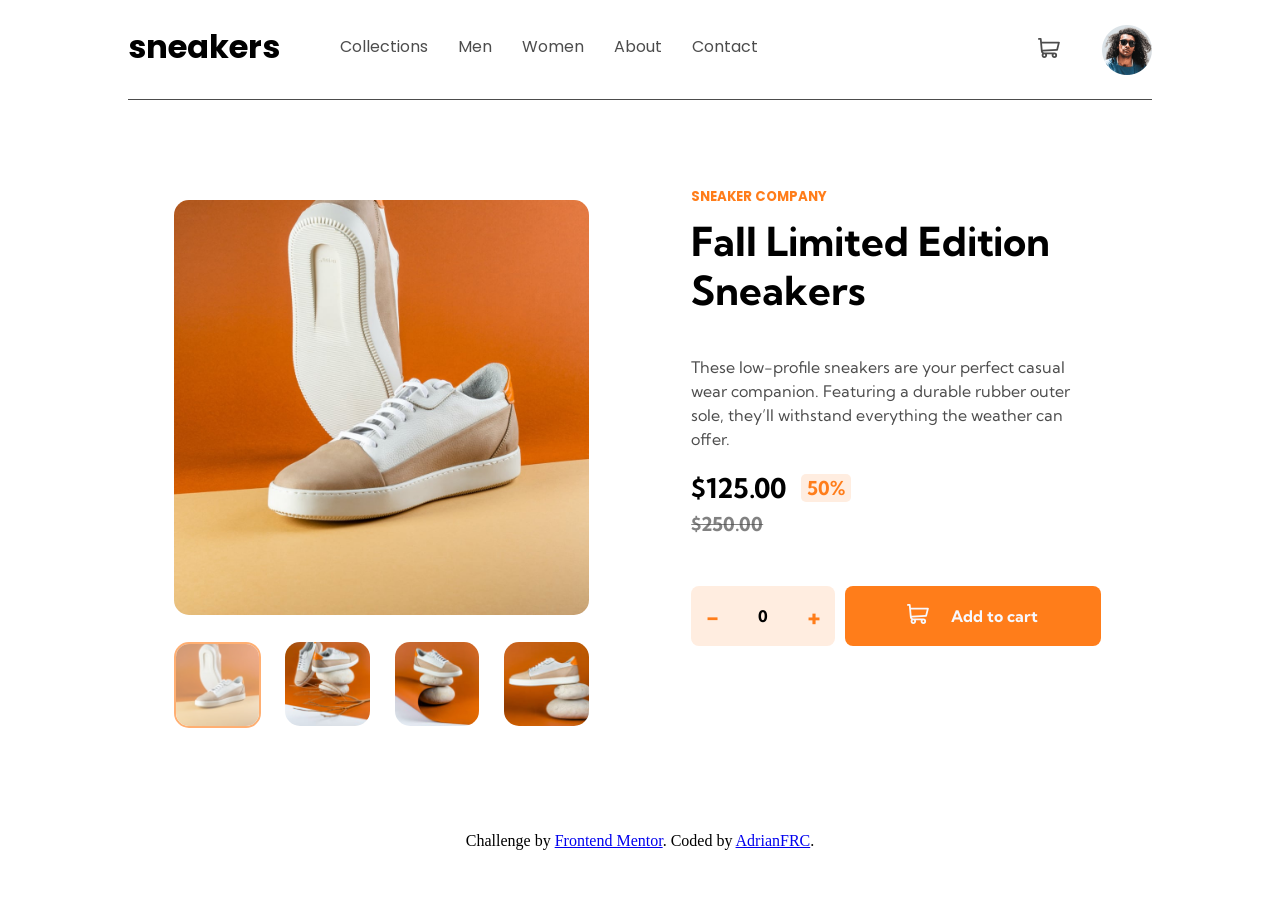
<file: index.html>
<!DOCTYPE html>
<html lang="en">
  <head>
    <meta charset="UTF-8" />
    <meta name="viewport" content="width=device-width, initial-scale=1.0" />
    <link rel="stylesheet" href="style.css" />
    <link
      rel="icon"
      type="image/png"
      sizes="32x32"
      href="./images/favicon-32x32.png"
    />
    <link rel="preconnect" href="https://fonts.googleapis.com" />
    <link rel="preconnect" href="https://fonts.gstatic.com" crossorigin />
    <link
      href="https://fonts.googleapis.com/css2?family=Kumbh+Sans:wght@400;700&family=Poppins:wght@400;700&display=swap"
      rel="stylesheet"
    />

    <title>Frontend Mentor | E-commerce product page</title>
  </head>
  <body>
    <header class="header">
      <div class="menu">
        <svg width="16" height="15" xmlns="http://www.w3.org/2000/svg" onclick="openNav()">
          <path d="M16 12v3H0v-3h16Zm0-6v3H0V6h16Zm0-6v3H0V0h16Z" />
        </svg>
      </div>
      <div class="header-text">
        <h1>Sneakers</h1>
        <a href="" class="header-links">Collections</a>
        <a href="" class="header-links">Men</a>
        <a href="" class="header-links">Women</a>
        <a href="" class="header-links">About</a>
        <a href="" class="header-links">Contact</a>
      </div>
      <div class="header-cart-profile">
        <div class="header-items"></div>
        <svg
          class="header-cart-icon"
          width="24"
          height="24"
          xmlns="http://www.w3.org/2000/svg"
          onclick="showCart()"
        >
          <path
            d="M20.925 3.641H3.863L3.61.816A.896.896 0 0 0 2.717 0H.897a.896.896 0 1 0 0 1.792h1l1.031 11.483c.073.828.52 1.726 1.291 2.336C2.83 17.385 4.099 20 6.359 20c1.875 0 3.197-1.87 2.554-3.642h4.905c-.642 1.77.677 3.642 2.555 3.642a2.72 2.72 0 0 0 2.717-2.717 2.72 2.72 0 0 0-2.717-2.717H6.365c-.681 0-1.274-.41-1.53-1.009l14.321-.842a.896.896 0 0 0 .817-.677l1.821-7.283a.897.897 0 0 0-.87-1.114ZM6.358 18.208a.926.926 0 0 1 0-1.85.926.926 0 0 1 0 1.85Zm10.015 0a.926.926 0 0 1 0-1.85.926.926 0 0 1 0 1.85Zm2.021-7.243-13.8.81-.57-6.341h15.753l-1.383 5.53Z"
          />
        </svg>
        <img
          src="images/image-avatar.png"
          alt=""
          class="header-profile-picture"
          width="50"
          height="50"
        />
      </div>
    </header>
    <main>
      <div class="modalnav">
      <div class="hidden" id="sidenavBackground"></div>
      <div id="mySidenav" class="sidenav">
        <a href="javascript:void(0)" class="closebtn" onclick="closeNav()">&times;</a>
        <a href="" class="nav-links">Collections</a>
        <a href="" class="nav-links">Men</a>
        <a href="" class="nav-links">Women</a>
        <a href="" class="nav-links">About</a>
        <a href="" class="nav-links">Contact</a>
      </div>
    </div>
      <div class="container">
        <div class="container-slides">
          <div class="slides">
            <img
              class="slides-image"
              src="images/image-product-1.jpg"
              style="width: 100%"
              onclick="openModal()"
            />
          </div>

          <div class="slides">
            <img
              class="slides-image"
              src="images/image-product-2.jpg"
              style="width: 100%"
              onclick="openModal()"
            />
          </div>

          <div class="slides">
            <img
              class="slides-image"
              src="images/image-product-3.jpg"
              style="width: 100%"
              onclick="openModal()"
            />
          </div>

          <div class="slides">
            <img
              class="slides-image"
              src="images/image-product-4.jpg"
              style="width: 100%"
              onclick="openModal()"
            />
          </div>

          <a class="prev-main" onclick="plusSlides(-1)">&#10094;</a>
          <a class="next-main" onclick="plusSlides(1)">&#10095;</a>
          <div class="thumbnail-row">
            <div class="thumbnail">
              <img
                class="current-thumbnail cursor"
                src="images/image-product-1-thumbnail.jpg"
                onclick="currentSlide(1)"
                alt="image 1"
              />
            </div>
            <div class="thumbnail">
              <img
                class="current-thumbnail cursor"
                src="images/image-product-2-thumbnail.jpg"
                onclick="currentSlide(2)"
                alt="image 2"
              />
            </div>
            <div class="thumbnail">
              <img
                class="current-thumbnail cursor"
                src="images/image-product-3-thumbnail.jpg"
                onclick="currentSlide(3)"
                alt="image 3"
              />
            </div>
            <div class="thumbnail">
              <img
                class="current-thumbnail cursor"
                src="images/image-product-4-thumbnail.jpg"
                onclick="currentSlide(4)"
                alt="image 4"
              />
            </div>
          </div>
        </div>
        <div class="container-text">
          <h5>Sneaker Company</h5>
          <h1>Fall Limited Edition Sneakers</h1>
          <p id="item-description">
            These low-profile sneakers are your perfect casual wear companion.
            Featuring a durable rubber outer sole, they’ll withstand everything
            the weather can offer.
          </p>
          <div class="container-price">
            <div class="price">
              <p id="item-price">$125.00</p>
              <p id="discount">50%</p>
            </div>
            <div>
              <p id="item-full-price">$250.00</p>
            </div>
          </div>
          <form class="container-items">
            <div class="container-quantity">
              <input type="button" value="-" class="minus" onclick="minusQuantity()"/>
              <input type="text" value="0" class="quantity" />
              <input type="button" value="+" class="plus" onclick="plusQuantity()"/>
            </div>
            <div class="container-add">
              <button class="add-item" type="button" onclick="addToCart()">
                <svg
                  class="add-item-icon"
                  width="24"
                  height="24"
                  xmlns="http://www.w3.org/2000/svg"
                >
                  <path
                    d="M20.925 3.641H3.863L3.61.816A.896.896 0 0 0 2.717 0H.897a.896.896 0 1 0 0 1.792h1l1.031 11.483c.073.828.52 1.726 1.291 2.336C2.83 17.385 4.099 20 6.359 20c1.875 0 3.197-1.87 2.554-3.642h4.905c-.642 1.77.677 3.642 2.555 3.642a2.72 2.72 0 0 0 2.717-2.717 2.72 2.72 0 0 0-2.717-2.717H6.365c-.681 0-1.274-.41-1.53-1.009l14.321-.842a.896.896 0 0 0 .817-.677l1.821-7.283a.897.897 0 0 0-.87-1.114ZM6.358 18.208a.926.926 0 0 1 0-1.85.926.926 0 0 1 0 1.85Zm10.015 0a.926.926 0 0 1 0-1.85.926.926 0 0 1 0 1.85Zm2.021-7.243-13.8.81-.57-6.341h15.753l-1.383 5.53Z"
                  />
                </svg>
                <p>Add to cart</p>
              </button>
            </div>
          </form>
        </div>
      </div>
      <div class="lightbox">
        <div id="myModal" class="modal">
          <div class="modal-content">
            <span class="close cursor" onclick="closeModal()">&times;</span>
            <div class="mySlides">
              <img src="images/image-product-1.jpg" style="width: 100%" />
            </div>

            <div class="mySlides">
              <img src="images/image-product-2.jpg" style="width: 100%" />
            </div>

            <div class="mySlides">
              <img src="images/image-product-3.jpg" style="width: 100%" />
            </div>

            <div class="mySlides">
              <img src="images/image-product-4.jpg" style="width: 100%" />
            </div>

            <a class="prev" onclick="plusSlidesLightBox(-1)">&#10094;</a>
            <a class="next" onclick="plusSlidesLightBox(1)">&#10095;</a>

            <div class="column">
              <img
                class="demo cursor"
                src="images/image-product-1-thumbnail.jpg"
                onclick="currentSlideLightBox(1)"
                alt="IMG1"
              />
            </div>

            <div class="column">
              <img
                class="demo cursor"
                src="images/image-product-2-thumbnail.jpg"
                onclick="currentSlideLightBox(2)"
                alt="IMG2"
              />
            </div>

            <div class="column">
              <img
                class="demo cursor"
                src="images/image-product-3-thumbnail.jpg"
                onclick="currentSlideLightBox(3)"
                alt="IMG3"
              />
            </div>

            <div class="column">
              <img
                class="demo cursor"
                src="images/image-product-4-thumbnail.jpg"
                onclick="currentSlideLightBox(4)"
                alt="IMG4"
              />
            </div>
          </div>
        </div>
      </div>
      <div class="cart hidden" id="cart">
        <div class="cart-header">
          <p>Cart</p>
        </div>
        <div class="cart-content">
          <div class="cart-empty">
            <p>Your cart is empty.</p>
          </div>
          <div class="cart-item hidden">
            <img
              src="images/image-product-1-thumbnail.jpg"
              alt="pair of shoes"
            />
            <div class="cart-text">
              <p class="cart-desciption">Fall Limited Edition Sneakers</p>
              <div class="cart-price">
                <p class="price-quantity"></p>
                <p class="total">$375.00</p>
              </div>
            </div>
            <div id="delete-items">
            <img src="images/icon-delete.svg">
          </div>
          </div>
          <button class="checkout hidden">Checkout</button>
        </div>
      </div>
    </main>
    <div class="attribution">
      Challenge by
      <a href="https://www.frontendmentor.io?ref=challenge" target="_blank"
        >Frontend Mentor</a
      >. Coded by <a href="#">AdrianFRC</a>.
    </div>
  </body>
  <script type="text/javascript" src="app.js"></script>
</html>
</file>
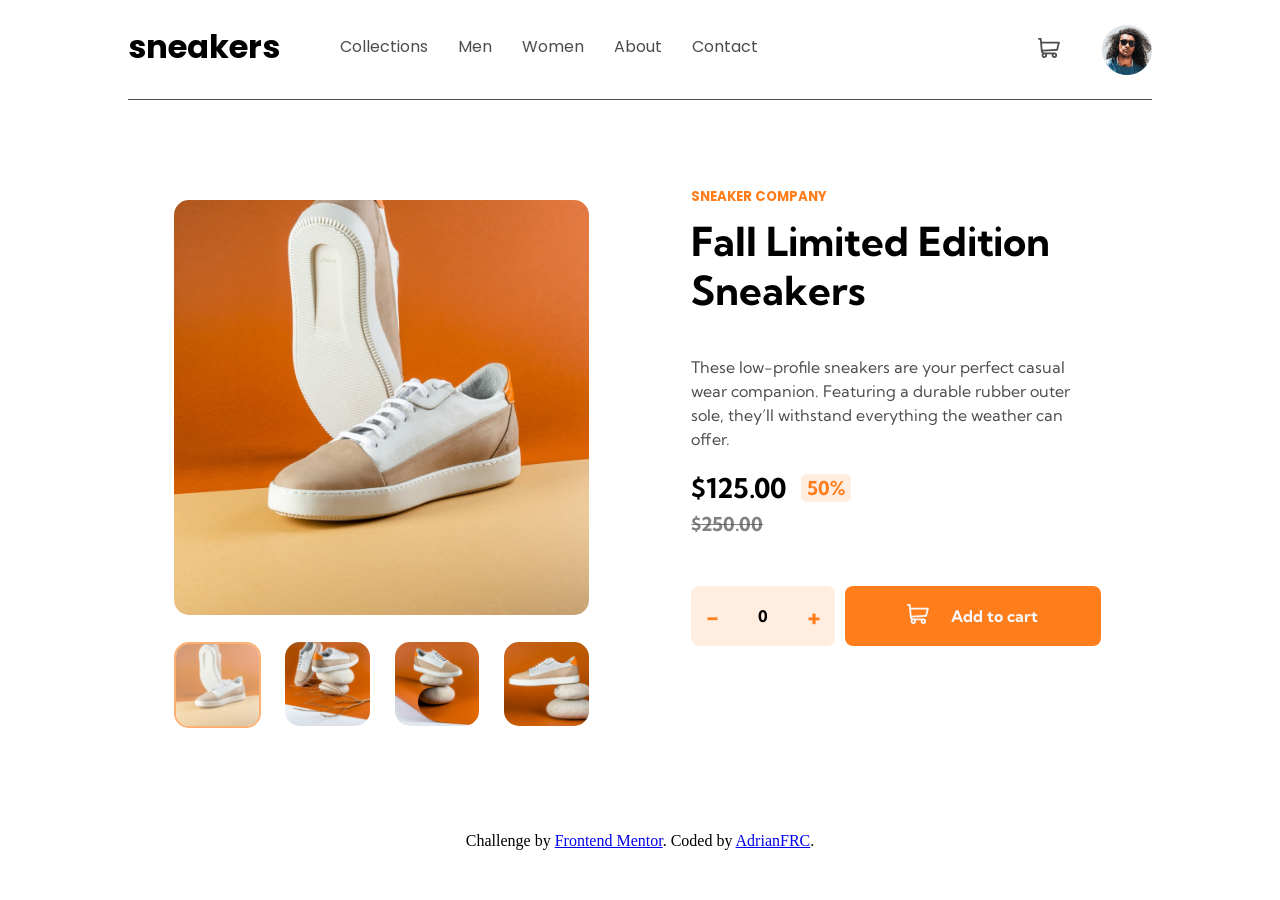
<file: ecommerce-product-page-main/index.html>
<!DOCTYPE html>
<html lang="en">
  <head>
    <meta charset="UTF-8" />
    <meta name="viewport" content="width=device-width, initial-scale=1.0" />
    <!-- displays site properly based on user's device -->
    <link rel="stylesheet" href="style.css" />
    <link
      rel="icon"
      type="image/png"
      sizes="32x32"
      href="./images/favicon-32x32.png"
    />
    <link rel="preconnect" href="https://fonts.googleapis.com" />
    <link rel="preconnect" href="https://fonts.gstatic.com" crossorigin />
    <link
      href="https://fonts.googleapis.com/css2?family=Kumbh+Sans:wght@400;700&family=Poppins:wght@400;700&display=swap"
      rel="stylesheet"
    />

    <title>Frontend Mentor | E-commerce product page</title>
  </head>
  <body>
    <header class="header">
      <div class="menu">
        <svg width="16" height="15" xmlns="http://www.w3.org/2000/svg" onclick="openNav()">
          <path d="M16 12v3H0v-3h16Zm0-6v3H0V6h16Zm0-6v3H0V0h16Z" />
        </svg>
      </div>
      <div class="header-text">
        <h1>Sneakers</h1>
        <a href="" class="header-links">Collections</a>
        <a href="" class="header-links">Men</a>
        <a href="" class="header-links">Women</a>
        <a href="" class="header-links">About</a>
        <a href="" class="header-links">Contact</a>
      </div>
      <div class="header-cart-profile">
        <div class="header-items"></div>
        <svg
          class="header-cart-icon"
          width="24"
          height="24"
          xmlns="http://www.w3.org/2000/svg"
          onclick="showCart()"
        >
          <path
            d="M20.925 3.641H3.863L3.61.816A.896.896 0 0 0 2.717 0H.897a.896.896 0 1 0 0 1.792h1l1.031 11.483c.073.828.52 1.726 1.291 2.336C2.83 17.385 4.099 20 6.359 20c1.875 0 3.197-1.87 2.554-3.642h4.905c-.642 1.77.677 3.642 2.555 3.642a2.72 2.72 0 0 0 2.717-2.717 2.72 2.72 0 0 0-2.717-2.717H6.365c-.681 0-1.274-.41-1.53-1.009l14.321-.842a.896.896 0 0 0 .817-.677l1.821-7.283a.897.897 0 0 0-.87-1.114ZM6.358 18.208a.926.926 0 0 1 0-1.85.926.926 0 0 1 0 1.85Zm10.015 0a.926.926 0 0 1 0-1.85.926.926 0 0 1 0 1.85Zm2.021-7.243-13.8.81-.57-6.341h15.753l-1.383 5.53Z"
          />
        </svg>
        <img
          src="images/image-avatar.png"
          alt=""
          class="header-profile-picture"
          width="50"
          height="50"
        />
      </div>
    </header>
    <main>
      <div class="modalnav">
      <div class="hidden" id="sidenavBackground"></div>
      <div id="mySidenav" class="sidenav">
        <a href="javascript:void(0)" class="closebtn" onclick="closeNav()">&times;</a>
        <a href="" class="nav-links">Collections</a>
        <a href="" class="nav-links">Men</a>
        <a href="" class="nav-links">Women</a>
        <a href="" class="nav-links">About</a>
        <a href="" class="nav-links">Contact</a>
      </div>
    </div>
      <div class="container">
        <div class="container-slides">
          <div class="slides">
            <img
              class="slides-image"
              src="images/image-product-1.jpg"
              style="width: 100%"
              onclick="openModal()"
            />
          </div>

          <div class="slides">
            <img
              class="slides-image"
              src="images/image-product-2.jpg"
              style="width: 100%"
              onclick="openModal()"
            />
          </div>

          <div class="slides">
            <img
              class="slides-image"
              src="images/image-product-3.jpg"
              style="width: 100%"
              onclick="openModal()"
            />
          </div>

          <div class="slides">
            <img
              class="slides-image"
              src="images/image-product-4.jpg"
              style="width: 100%"
              onclick="openModal()"
            />
          </div>

          <a class="prev-main" onclick="plusSlides(-1)">&#10094;</a>
          <a class="next-main" onclick="plusSlides(1)">&#10095;</a>

          <!-- Thumbnail images -->
          <div class="thumbnail-row">
            <div class="thumbnail">
              <img
                class="current-thumbnail cursor"
                src="images/image-product-1-thumbnail.jpg"
                onclick="currentSlide(1)"
                alt="image 1"
              />
            </div>
            <div class="thumbnail">
              <img
                class="current-thumbnail cursor"
                src="images/image-product-2-thumbnail.jpg"
                onclick="currentSlide(2)"
                alt="image 2"
              />
            </div>
            <div class="thumbnail">
              <img
                class="current-thumbnail cursor"
                src="images/image-product-3-thumbnail.jpg"
                onclick="currentSlide(3)"
                alt="image 3"
              />
            </div>
            <div class="thumbnail">
              <img
                class="current-thumbnail cursor"
                src="images/image-product-4-thumbnail.jpg"
                onclick="currentSlide(4)"
                alt="image 4"
              />
            </div>
          </div>
        </div>
        <div class="container-text">
          <h5>Sneaker Company</h5>
          <h1>Fall Limited Edition Sneakers</h1>
          <p id="item-description">
            These low-profile sneakers are your perfect casual wear companion.
            Featuring a durable rubber outer sole, they’ll withstand everything
            the weather can offer.
          </p>
          <div class="container-price">
            <div class="price">
              <p id="item-price">$125.00</p>
              <p id="discount">50%</p>
            </div>
            <div>
              <p id="item-full-price">$250.00</p>
            </div>
          </div>
          <form class="container-items">
            <div class="container-quantity">
              <input type="button" value="-" class="minus" />
              <input type="text" value="0" class="quantity" />
              <input type="button" value="+" class="plus" />
            </div>
            <div class="container-add">
              <button class="add-item" type="button" onclick="addToCart()">
                <svg
                  class="add-item-icon"
                  width="24"
                  height="24"
                  xmlns="http://www.w3.org/2000/svg"
                >
                  <path
                    d="M20.925 3.641H3.863L3.61.816A.896.896 0 0 0 2.717 0H.897a.896.896 0 1 0 0 1.792h1l1.031 11.483c.073.828.52 1.726 1.291 2.336C2.83 17.385 4.099 20 6.359 20c1.875 0 3.197-1.87 2.554-3.642h4.905c-.642 1.77.677 3.642 2.555 3.642a2.72 2.72 0 0 0 2.717-2.717 2.72 2.72 0 0 0-2.717-2.717H6.365c-.681 0-1.274-.41-1.53-1.009l14.321-.842a.896.896 0 0 0 .817-.677l1.821-7.283a.897.897 0 0 0-.87-1.114ZM6.358 18.208a.926.926 0 0 1 0-1.85.926.926 0 0 1 0 1.85Zm10.015 0a.926.926 0 0 1 0-1.85.926.926 0 0 1 0 1.85Zm2.021-7.243-13.8.81-.57-6.341h15.753l-1.383 5.53Z"
                  />
                </svg>
                <p>Add to cart</p>
              </button>
            </div>
          </form>
        </div>
      </div>
      <div class="lightbox">
        <div id="myModal" class="modal">
          <div class="modal-content">
            <span class="close cursor" onclick="closeModal()">&times;</span>
            <div class="mySlides">
              <img src="images/image-product-1.jpg" style="width: 100%" />
            </div>

            <div class="mySlides">
              <img src="images/image-product-2.jpg" style="width: 100%" />
            </div>

            <div class="mySlides">
              <img src="images/image-product-3.jpg" style="width: 100%" />
            </div>

            <div class="mySlides">
              <img src="images/image-product-4.jpg" style="width: 100%" />
            </div>

            <!-- Next/previous controls -->
            <a class="prev" onclick="plusSlidesLightBox(-1)">&#10094;</a>
            <a class="next" onclick="plusSlidesLightBox(1)">&#10095;</a>

            <!-- Thumbnail image controls -->
            <div class="column">
              <img
                class="demo cursor"
                src="images/image-product-1-thumbnail.jpg"
                onclick="currentSlideLightBox(1)"
                alt="IMG1"
              />
            </div>

            <div class="column">
              <img
                class="demo cursor"
                src="images/image-product-2-thumbnail.jpg"
                onclick="currentSlideLightBox(2)"
                alt="IMG2"
              />
            </div>

            <div class="column">
              <img
                class="demo cursor"
                src="images/image-product-3-thumbnail.jpg"
                onclick="currentSlideLightBox(3)"
                alt="IMG3"
              />
            </div>

            <div class="column">
              <img
                class="demo cursor"
                src="images/image-product-4-thumbnail.jpg"
                onclick="currentSlideLightBox(4)"
                alt="IMG4"
              />
            </div>
          </div>
        </div>
      </div>
      <div class="cart hidden" id="cart">
        <div class="cart-header">
          <p>Cart</p>
        </div>
        <div class="cart-content">
          <div class="cart-empty">
            <p>Your cart is empty.</p>
          </div>
          <div class="cart-item hidden">
            <img
              src="images/image-product-1-thumbnail.jpg"
              alt="pair of shoes"
            />
            <div class="cart-text">
              <p class="cart-desciption">Fall Limited Edition Sneakers</p>
              <div class="cart-price">
                <p class="price-quantity"></p>
                <p class="total">$375.00</p>
              </div>
            </div>
            <svg
              width="20"
              height="20"
              xmlns="http://www.w3.org/2000/svg"
              xmlns:xlink="http://www.w3.org/1999/xlink"
            >
              <defs>
                <path
                  d="M0 2.625V1.75C0 1.334.334 1 .75 1h3.5l.294-.584A.741.741 0 0 1 5.213 0h3.571a.75.75 0 0 1 .672.416L9.75 1h3.5c.416 0 .75.334.75.75v.875a.376.376 0 0 1-.375.375H.375A.376.376 0 0 1 0 2.625Zm13 1.75V14.5a1.5 1.5 0 0 1-1.5 1.5h-9A1.5 1.5 0 0 1 1 14.5V4.375C1 4.169 1.169 4 1.375 4h11.25c.206 0 .375.169.375.375ZM4.5 6.5c0-.275-.225-.5-.5-.5s-.5.225-.5.5v7c0 .275.225.5.5.5s.5-.225.5-.5v-7Zm3 0c0-.275-.225-.5-.5-.5s-.5.225-.5.5v7c0 .275.225.5.5.5s.5-.225.5-.5v-7Zm3 0c0-.275-.225-.5-.5-.5s-.5.225-.5.5v7c0 .275.225.5.5.5s.5-.225.5-.5v-7Z"
                  id="delete-items"
                />
              </defs>
              <use xlink:href="#delete-items" />
            </svg>
          </div>
          <button class="checkout hidden">Checkout</button>
        </div>
      </div>
    </main>
    <div class="attribution">
      Challenge by
      <a href="https://www.frontendmentor.io?ref=challenge" target="_blank"
        >Frontend Mentor</a
      >. Coded by <a href="#">AdrianFRC</a>.
    </div>
  </body>
  <script
    src="http://ajax.googleapis.com/ajax/libs/jquery/1.7.1/jquery.min.js"
    type="text/javascript"
  ></script>
  <script type="text/javascript" src="app.js"></script>
</html>
</file>
<file: style.css>
:root {
  --orange: hsl(26, 100%, 55%);
  --pale-orange: hsl(25, 100%, 94%);
  --Verydarkblue: hsl(220, 13%, 13%);
  --Darkgrayishblue: hsl(219, 9%, 45%);
  --Grayishblue: hsl(220, 14%, 75%);
  --Lightgrayishblue: hsl(223, 64%, 98%);
  --White: hsl(0, 0%, 100%);
  --Black: hsla(0, 0%, 0%, 0.7);
  --hover-black: hsl(0, 0%, 0%);
  --poppins: "Poppins", sans-serif;
  --kumbh: "Kumbh Sans", sans-serif;
}

html {
  box-sizing: border-box;
  font-size: 16px;
}

*,
*:before,
*:after {
  box-sizing: inherit;
}

body,
h1,
h2,
h3,
h4,
h5,
h6,
p,
ol,
ul {
  margin: 0;
  padding: 0;
  font-weight: normal;
}

ol,
ul {
  list-style: none;
}

img {
  max-width: 100%;
}

.header {
  display: flex;
  justify-content: space-between;
  align-items: center;
  width: 80%;
  height: 100px;
  border-bottom: 1px solid var(--Black);
  background-clip: padding-box;
  margin-inline: auto;
}
.header-text {
  display: flex;
  gap: 30px;
  font-family: var(--poppins);
  line-height: 1rem;
}
.header-text h1 {
  margin-inline-end: 30px;
  font-weight: 700;
  text-transform: lowercase;
  text-align: center;
  padding-bottom: 6px;
}

.header-links {
  text-decoration: none;
  color: var(--Black);
}

.header-links:hover {
  color: var(--hover-black);
  text-decoration: underline;
  text-decoration-color: var(--orange);
  text-decoration-thickness: 4px;
  text-underline-offset: 44px;
}

.header-cart-profile {
  display: flex;
  align-items: center;
  gap: 40px;
  position: relative;
}

.header-items {
  position: absolute;
  background-color: var(--orange);
  color: var(--Lightgrayishblue);
  font-family: var(--kumbh);
  font-weight: 700;
  font-size: 0.8rem;
  width: 20px;
  border-radius: 10px;
  text-align: center;
  top: 8px;
  right: 80px;
}

.header-cart-icon {
  fill: var(--Black);
}

.header-cart-icon:hover {
  fill: var(--hover-black);
  cursor: pointer;
}

.header-profile-picture:hover {
  border: 2px solid var(--orange);
  border-radius: 30px;
  cursor: pointer;
}

.sidenav {
  display: none;
}

.container {
  display: flex;
  justify-content: center;
  align-items: center;
  width: 80%;
  justify-content: center;
  align-items: center;
  margin-inline: auto;
}
.container-slides {
  position: relative;
}

.prev-main,
.next-main {
  display: none;
}

.slides {
  display: none;
  padding-top: 100px;
  padding-left: 10%;
}
.thumbnail-row {
  padding-left: 10%;
  display: flex;
  justify-content: space-between;
  padding-top: 5%;
  gap: 6%;
  max-width: 610px;
  min-width: 445px;
}

.thumbnail-row:after {
  content: "";
  display: table;
  clear: both;
  position: absolute;
}

.current-thumbnail {
  opacity: 1;
  border-radius: 15px;
  width: auto;
}

.current-thumbnail:hover {
  opacity: 0.6;
}

.active {
  border: 2px solid var(--orange);
}
.cursor {
  cursor: pointer;
}

.slides-image {
  border-radius: 15px;
  max-width: 550px;
}

.container-text {
  padding-left: 10%;
  padding-right: 5%;
  width: 55%;
}
.container-text h5 {
  font-family: var(--poppins);
  text-transform: uppercase;
  font-weight: 700;
  color: var(--orange);
  margin-bottom: 10px;
}

.container-text h1 {
  font-family: var(--kumbh);
  font-weight: 700;
  margin-bottom: 40px;
  font-size: 2.5rem;
}

#item-description {
  font-family: var(--kumbh);
  color: var(--Black);
  line-height: 1.5rem;
  margin-bottom: 20px;
}

.container-price {
  display: flex;
  flex-direction: column;
}
.price {
  display: flex;
}

#item-price {
  font-family: var(--kumbh);
  font-weight: 700;
  font-size: 1.7rem;
}
#discount {
  font-family: var(--kumbh);
  font-weight: 700;
  font-size: 1.2rem;
  padding-block: 2px;
  padding-inline: 6px;
  border-radius: 5px;
  color: var(--orange);
  background-color: var(--pale-orange);
  margin-inline-start: 15px;
  align-self: center;
}

#item-full-price {
  font-size: 1.2rem;
  font-family: var(--kumbh);
  font-weight: 700;
  color: var(--Black);
  margin-block-start: 7px;
  text-decoration: line-through;
  text-decoration-color: var(--Black);
  opacity: 0.7;
}

.attribution {
  text-align: center;
  margin-top: 100px;
}

.container-items {
  height: 60px;
  margin-top: 50px;
  display: flex;
  justify-content: space-between;
  gap: 10px;
}

.container-quantity {
  display: flex;
  border-radius: 8px;
  overflow: hidden;
}

.minus,
.plus,
.quantity {
  background-color: var(--pale-orange);
  color: var(--orange);
  border: none;
  width: 60px;
  height: 60px;
  padding: 0;
  text-align: center;
  font-size: 1.6rem;
  font-weight: 700;
  font-family: var(--kumbh);
}

.quantity {
  font-size: 1rem !important;
  color: var(--hover-black) !important;
}

.add-item {
  background-color: var(--orange);
  color: var(--Lightgrayishblue);
  border: none;
  border-radius: 8px;
  width: 20vw;
  height: 60px;
  font-size: 1rem;
  font-family: var(--kumbh);
  display: flex;
  justify-content: center;
  align-items: center;
  gap: 20px;
}

.add-item p {
  font-weight: 700;
}

.add-item:hover,
.minus:hover,
.plus:hover,
.checkout:hover {
  opacity: 60%;
  cursor: pointer;
}

.add-item-icon {
  fill: var(--Lightgrayishblue);
}

.cart {
  background-color: var(--White);
  height: 250px;
  width: 350px;
  position: absolute;
  top: 90px;
  right: 10%;
  box-shadow: 0 4px 8px 0 rgba(0, 0, 0, 0.2), 0 6px 20px 0 rgba(0, 0, 0, 0.19);
  border-radius: 4px;
}

.cart-header {
  border-bottom: 1px solid var(--Black);
  height: 60px;
  text-align: left;
  padding: 20px;
}
.cart-header p {
  font-family: var(--kumbh);
  font-weight: 700;
  font-size: 0.9rem;
}

.cart-price {
  display: flex;
  gap: 10px;
}

.total {
  font-weight: 900;
}

.cart-empty {
  position: absolute;
  left: 105px;
  font-family: var(--kumbh);
  color: var(--Black);
  font-weight: 700;
}

.cart-item {
  display: flex;
  justify-content: space-between;
}

.cart-text {
  display: flex;
  flex-direction: column;
  justify-content: space-around;
}

.cart-item img {
  height: 50px;
  width: auto;
  border-radius: 8px;
}

.cart-item p {
  font-family: var(--kumbh);
  font-size: 1rem;
}

.cart-content {
  height: 190px;
  padding-inline: 20px;
  display: flex;
  flex-direction: column;
  justify-content: space-evenly;
}

#delete-items{
  display: flex;
  align-items: center;
}

#delete-items img {
  height: 23px;
  width: 20px;
  border-radius: 0px;
}

#delete-items img:hover{
  cursor: pointer;
}

.checkout {
  border: none;
  width: 100%;
  height: 50px;
  border-radius: 8px;
  background-color: var(--orange);
  color: var(--Lightgrayishblue);
  font-size: 1rem;
  font-family: var(--kumbh);
  font-weight: 700;
}

.hidden {
  display: none;
}

/* Lightbox modal css */
.row > .column {
  padding: 0 8px;
}

.row:after {
  content: "";
  display: table;
  clear: both;
}

/* Create four equal columns that floats next to eachother */
.column {
  float: left;
  padding: 30px;
}

/* The Modal (background) */
.modal {
  display: none;
  position: fixed;
  z-index: 1;
  padding-top: 100px;
  left: 0;
  top: 0;
  width: 100%;
  height: 100%;
  overflow: auto;
  background-color: var(--Black);
}

/* Modal Content */
.modal-content {
  position: relative;
  margin: auto;
  padding: 0;
  width: 90%;
  max-width: 700px;
}

/* The Close Button */
.close {
  color: var(--Lightgrayishblue);
  position: absolute;
  top: -50px;
  right: 0px;
  font-size: 40px;
  font-weight: bold;
  transition: 0.3s ease;
}

.close:hover,
.close:focus {
  color: var(--orange);
  text-decoration: none;
  cursor: pointer;
}

/* Hide the slides by default */
.mySlides {
  display: none;
}

/* Next & previous buttons */
.prev,
.next,
.prev-main,
.next-main {
  cursor: pointer;
  position: absolute;
  top: 50%;
  right: 96%;
  width: 60px;
  padding: 16px;
  margin-top: -50px;
  color: var(--hover-black);
  background-color: var(--White);
  font-weight: bold;
  font-size: 20px;
  transition: 0.3s ease;
  border-radius: 50%;
  user-select: none;
  text-align: center;
  -webkit-user-select: none;
}

/* Position the "next button" to the right */
.next {
  right: -4%;
  border-radius: 50%;
}

/* On hover, add a black background color with a little bit see-through */
.prev:hover,
.next:hover,
.prev-main:hover,
.next-main:hover {
  color: var(--orange);
}

/* Caption text */
.caption-container {
  text-align: center;
  background-color: black;
  padding: 2px 16px;
  color: white;
}

.mySlides img {
  max-width: 700px;
  border-radius: 8px;
}

img.demo {
  opacity: 1;
  max-width: 115px;
  border-radius: 8px;
}

.active,
.demo:hover {
  opacity: 0.61;
}

img.hover-shadow {
  transition: 0.3s;
}

.hover-shadow:hover {
  box-shadow: 0 4px 8px 0 rgba(0, 0, 0, 0.2), 0 6px 20px 0 rgba(0, 0, 0, 0.19);
}

.menu {
  display: none;
}

/* Tablet responsive css */
@media screen and (max-width: 1000px) {
  .menu {
    display: block;
    fill: var(--Black);
  }
  .menu:hover {
    fill: var(--hover-black);
    cursor: pointer;
  }

  .header {
    justify-content: flex-start;
    gap: 20px;
    width: 90%;
    height: 70px;
  }
  .header h1 {
    margin: 0;
    font-size: 1.7rem;
  }
  .header-cart-profile {
    margin-left: auto;
    gap: 20px;
  }
  .header-cart-profile img {
    width: 30px;
    height: auto;
  }
  .header-links {
    display: none;
  }
  .container {
    flex-direction: column;
    width: 100%;
  }
  .container-text {
    padding: 0;
    width: 80%;
  }
  .thumbnail-row {
    display: none;
  }
  .slides {
    padding: 0;
    padding-bottom: 30px;
  }
  .slides-image {
    border-radius: 0;
    width: 100%;
  }
  .add-item {
    width: 40vw;
  }
  .header-items {
    left: 12px;
    top: 0px;
  }

  .next-main,
  .prev-main {
    display: block;
    width: 40px;
    height: 40px;
    padding: 5px;
  }
  .next-main {
    right: 5%;
  }
  .prev-main {
    right: 85%;
  }

  .modalnav {
    background-color: black !important;
  }

  /* navbar css */
  .sidenav {
    display: block;
    height: 100%;
    width: 0; /* 0 width - change this with JavaScript */
    position: fixed;
    z-index: 2; /* Stay on top */
    top: 0; /* Stay at the top */
    left: 0;
    background-color: var(--White);
    overflow-x: hidden; /* Disable horizontal scroll */
    padding-top: 100px;
    transition: 0.5s;
  }

  /* The navigation menu links */
  .sidenav a {
    padding: 20px 8px 8px 30px;
    text-decoration: none;
    font-family: var(--kumbh);
    font-size: 1.2rem;
    font-weight: 700;
    color: var(--Black);
    display: block;
    transition: 0.3s;
  }

  /* When you mouse over the navigation links, change their color */
  .sidenav a:hover {
    color: var(--hover-black);
  }

  /* Position and style the close button */
  .sidenav .closebtn {
    position: absolute;
    top: 5px;
    left: 0px;
    font-size: 36px;
    font-weight: 700;
  }

  #sidenavBackground {
    position: fixed;
    left: 0;
    top: 0;
    right: 0;
    bottom: 0;
    background: rgba(0, 0, 0, 0.5);
    z-index: 1;
  }
}

/* Phone responsive css */
@media screen and (max-width: 550px) {
  .container-items {
    height: 130px;
    flex-direction: column;
  }
  .add-item {
    width: 100%;
  }
  .quantity {
    width: 100%;
  }
  .container-text h1 {
    font-size: 2rem;
  }
  .container-text {
    padding: 0;
    width: 90%;
  }
  .container-price {
    flex-direction: row;
    justify-content: space-between;
  }
  .cart {
    width: 92%;
    left: 4%;
  }
  .header {
    border-bottom: none;
  }
}
</file>
<file: ecommerce-product-page-main/style.css>
:root {
  --orange: hsl(26, 100%, 55%);
  --pale-orange: hsl(25, 100%, 94%);
  --Verydarkblue: hsl(220, 13%, 13%);
  --Darkgrayishblue: hsl(219, 9%, 45%);
  --Grayishblue: hsl(220, 14%, 75%);
  --Lightgrayishblue: hsl(223, 64%, 98%);
  --White: hsl(0, 0%, 100%);
  --Black: hsla(0, 0%, 0%, 0.7);
  --hover-black: hsl(0, 0%, 0%);
  --poppins: "Poppins", sans-serif;
  --kumbh: "Kumbh Sans", sans-serif;
}

html {
  box-sizing: border-box;
  font-size: 16px;
}

*,
*:before,
*:after {
  box-sizing: inherit;
}


body,
h1,
h2,
h3,
h4,
h5,
h6,
p,
ol,
ul {
  margin: 0;
  padding: 0;
  font-weight: normal;
}

ol,
ul {
  list-style: none;
}

img {
  max-width: 100%;
}

.header {
  display: flex;
  justify-content: space-between;
  align-items: center;
  width: 80%;
  height: 100px;
  border-bottom: 1px solid var(--Black);
  background-clip: padding-box;
  margin-inline: auto;
}
.header-text {
  display: flex;
  gap: 30px;
  font-family: var(--poppins);
  line-height: 1rem;
}
.header-text h1 {
  margin-inline-end: 30px;
  font-weight: 700;
  text-transform: lowercase;
  text-align: center;
  padding-bottom: 6px;
}

.header-links {
  text-decoration: none;
  color: var(--Black);
}

.header-links:hover {
  color: var(--hover-black);
  text-decoration: underline;
  text-decoration-color: var(--orange);
  text-decoration-thickness: 4px;
  text-underline-offset: 44px;
}

.header-cart-profile {
  display: flex;
  align-items: center;
  gap: 40px;
  position: relative;
}

.header-items{
  position: absolute;
  background-color: var(--orange);
  color: var(--Lightgrayishblue);
  font-family: var(--kumbh);
  font-weight: 700;
  font-size: 0.8rem;
  width: 20px ;
  border-radius: 10px;
  text-align: center;
  top: 8px;
  right: 80px;
}

.header-cart-icon {
  fill: var(--Black);
}

.header-cart-icon:hover {
  fill: var(--hover-black);
  cursor: pointer;
}

.header-profile-picture:hover {
  border: 2px solid var(--orange);
  border-radius: 30px;
  cursor: pointer;
}

.sidenav{
  display: none;
}

.container {
  display: flex;
  justify-content: center;
  align-items: center;
  width: 80%;
  justify-content: center;
  align-items: center;
  margin-inline: auto;
}
.container-slides {
  position: relative;
}

.prev-main,
.next-main{
  display: none;
}

.slides {
  display: none;
  padding-top: 100px;
  padding-left: 10%;
}
.thumbnail-row {
  padding-left: 10%;
  display: flex;
  justify-content: space-between;
  padding-top: 5%;
  gap: 6%;
  max-width: 610px;
  min-width: 445px;
}

.thumbnail-row:after {
  content: "";
  display: table;
  clear: both;
  position: absolute;
}

.current-thumbnail {
  opacity: 1;
  border-radius: 15px;
  width: auto;
}

.current-thumbnail:hover {
  opacity: 0.6;
}

.active {
  border: 2px solid var(--orange);
}
.cursor {
  cursor: pointer;
}

.slides-image {
  border-radius: 15px;
  max-width: 550px;
}

.container-text{
  padding-left: 10%;
  padding-right: 5%;
  width: 55%;
}
.container-text h5{
  font-family: var(--poppins);
  text-transform: uppercase;
  font-weight: 700;
  color: var(--orange);
  margin-bottom: 10px;
}

.container-text h1{
  font-family: var(--kumbh);
  font-weight: 700;
  margin-bottom: 40px;
  font-size: 2.5rem;
}

#item-description{
  font-family: var(--kumbh);
  color: var(--Black);
  line-height: 1.5rem;
  margin-bottom: 20px;
}

.container-price{
  display: flex;
  flex-direction: column;
}
.price{
  display: flex;
}

#item-price{
  font-family: var(--kumbh);
  font-weight: 700;
  font-size: 1.7rem;
}
#discount{
  font-family: var(--kumbh);
  font-weight: 700;
  font-size: 1.2rem;
  padding-block: 2px;
  padding-inline: 6px;
  border-radius: 5px;
  color: var(--orange);
  background-color: var(--pale-orange);
  margin-inline-start: 15px;
  align-self: center;
}

#item-full-price{
  font-size: 1.2rem;
  font-family: var(--kumbh);
  font-weight: 700;
  color: var(--Black);
  margin-block-start: 7px;
  text-decoration: line-through;
  text-decoration-color: var(--Black);
  opacity: 0.7;
}

.attribution{
  text-align: center;
  margin-top: 100px;
}

.container-items{
  height: 60px;
  margin-top: 50px;
  display: flex;
  justify-content: space-between;
  gap: 10px;
}

.container-quantity{
  display: flex;
  border-radius: 8px;
  overflow: hidden;
}

.minus,
.plus,
.quantity{
  background-color: var(--pale-orange);
  color: var(--orange);
  border: none;
  width: 60px;
  height: 60px;
  padding: 0;
  text-align: center;
  font-size: 1.6rem;
  font-weight: 700;
  font-family: var(--kumbh);
}

.quantity{
  font-size: 1rem !important;
  color: var(--hover-black) !important;
}

.add-item{
  background-color: var(--orange);
  color: var(--Lightgrayishblue);
  border: none;
  border-radius: 8px;
  width:20vw;
  height: 60px;
  font-size: 1rem;
  font-family: var(--kumbh);
  display: flex;
  justify-content: center;
  align-items: center;
  gap: 20px;
}

.add-item p{
  font-weight: 700;
}

.add-item:hover,
.minus:hover,
.plus:hover,
.checkout:hover{
  opacity: 60%;
  cursor: pointer;
}

.add-item-icon{
  fill: var(--Lightgrayishblue);
}

.cart{
  background-color: var(--White);
  height: 250px;
  width: 350px;
  position: absolute;
  top: 90px;
  right: 10%;
  box-shadow: 0 4px 8px 0 rgba(0, 0, 0, 0.2), 0 6px 20px 0 rgba(0, 0, 0, 0.19);
  border-radius: 4px;
}

.cart-header{
  border-bottom: 1px solid var(--Black);
  height: 60px;
  text-align: left;
  padding: 20px;
}
.cart-header p {
  font-family: var(--kumbh);
  font-weight: 700;
  font-size: 0.9rem;
}

.cart-price{
  display: flex;
  gap: 10px;
}

.total{
  font-weight: 900;
}

.cart-empty{
  position: absolute;
  left: 105px;
  font-family: var(--kumbh);
  color: var(--Black);
  font-weight: 700;
}

.cart-item{
  display: flex;
  justify-content: space-between;
}

.cart-item svg{
  align-self: center;
  fill: var(--Black);
}

.cart-item svg:hover{
  fill: var(--hover-black);
  cursor: pointer;
}

.cart-text{
  display: flex;
  flex-direction: column;
  justify-content: space-around;
}

.cart-item img{
  height: 50px;
  width: auto;
  border-radius: 8px;
}

.cart-item p{
  font-family: var(--kumbh);
  font-size: 1rem;
}

.cart-content{
  height: 190px;
  padding-inline: 20px;
  display: flex;
  flex-direction: column;
  justify-content: space-evenly;
}

.checkout{
  border: none;
  width: 100%;
  height: 50px;
  border-radius: 8px;
  background-color: var(--orange);
  color: var(--Lightgrayishblue);
  font-size: 1rem;
  font-family: var(--kumbh);
  font-weight: 700;
}

.hidden {
  display: none;
}

/* Lightbox modal css */
.row > .column {
  padding: 0 8px;
}

.row:after {
  content: "";
  display: table;
  clear: both;
}

  /* Create four equal columns that floats next to eachother */
.column {
  float: left;
  padding: 30px;  
}

  /* The Modal (background) */
.modal {
  display: none;
  position: fixed;
  z-index: 1;
  padding-top: 100px;
  left: 0;
  top: 0;
  width: 100%;
  height: 100%;
  overflow: auto;
  background-color: var(--Black);
}

  /* Modal Content */
.modal-content {
  position: relative;
  margin: auto;
  padding: 0;
  width: 90%;
  max-width: 700px;
}

  /* The Close Button */
.close {
  color: var(--Lightgrayishblue);
  position: absolute;
  top: -50px;
  right: 0px;
  font-size: 40px;
  font-weight: bold;
  transition: 0.3s ease;
}

.close:hover,
.close:focus {
  color: var(--orange);
  text-decoration: none;
  cursor: pointer;
}

  /* Hide the slides by default */
.mySlides {
  display: none;
}

  /* Next & previous buttons */
.prev,
.next,
.prev-main,
.next-main {
  cursor: pointer;
  position: absolute;
  top: 50%;
  right: 96%;
  width: 60px;
  padding: 16px;
  margin-top: -50px;
  color: var(--hover-black);
  background-color: var(--White);
  font-weight: bold;
  font-size: 20px;
  transition: 0.3s ease;
  border-radius: 50%;
  user-select: none;
  text-align: center;
  -webkit-user-select: none;

}

  /* Position the "next button" to the right */
.next {
  right: -4%;
  border-radius: 50%;
}

  /* On hover, add a black background color with a little bit see-through */
.prev:hover,
.next:hover,
.prev-main:hover,
.next-main:hover {
  color: var(--orange);
}

  /* Caption text */
.caption-container {
  text-align: center;
  background-color: black;
  padding: 2px 16px;
  color: white;
}

.mySlides img{
  max-width: 700px;
  border-radius: 8px;
}

img.demo {
  opacity: 1;
  max-width: 115px;
  border-radius: 8px;
}

.active,
.demo:hover {
  opacity: 0.61;
}

img.hover-shadow {
  transition: 0.3s;
}

.hover-shadow:hover {
  box-shadow: 0 4px 8px 0 rgba(0, 0, 0, 0.2), 0 6px 20px 0 rgba(0, 0, 0, 0.19);
}

.menu{
  display: none;
}

/* Tablet responsive css */
@media screen and (max-width: 1000px) {
  .menu {
    display: block;
    fill: var(--Black);
  }
  .menu:hover{
    fill: var(--hover-black);
    cursor: pointer;
  }

  .header{
    justify-content: flex-start;
    gap: 20px;
    width: 90%;
    height: 70px;
  }
  .header h1{
    margin: 0;
    font-size: 1.7rem;
  }
  .header-cart-profile{
    margin-left: auto;
    gap: 20px;
  }
  .header-cart-profile img{
    width: 30px;
    height: auto;
  }
  .header-links{
    display: none;
  }
  .container{
    flex-direction: column;
    width: 100%;
  }
  .container-text{
    padding: 0;
    width: 80%;
  }
  .thumbnail-row{
    display: none;
  }
  .slides{
    padding: 0;
    padding-bottom: 30px;
  }
  .slides-image{
    border-radius: 0;
    width: 100%;
  }
  .add-item{
    width: 40vw;
  }
  .header-items{
    left: 12px;
    top: 0px;
  }

  .next-main,
  .prev-main{
    display: block;
    width: 40px;
    height: 40px;
    padding: 5px;
  }
  .next-main{
    right: 5%;
  }
  .prev-main{
    right: 85%;
  }

  .modalnav{
    background-color: black !important;
  }

  /* navbar css */
  .sidenav {
    display: block;
    height: 100%; 
    width: 0; /* 0 width - change this with JavaScript */
    position: fixed; 
    z-index: 2; /* Stay on top */
    top: 0; /* Stay at the top */
    left: 0;
    background-color: var(--White); 
    overflow-x: hidden; /* Disable horizontal scroll */
    padding-top: 100px;
    transition: 0.5s;
  }
  
  /* The navigation menu links */
  .sidenav a {
    padding: 20px 8px 8px 30px;
    text-decoration: none;
    font-family: var(--kumbh);
    font-size: 1.2rem;
    font-weight: 700;
    color: var(--Black);
    display: block;
    transition: 0.3s;
  }
  
  /* When you mouse over the navigation links, change their color */
  .sidenav a:hover {
    color: var(--hover-black);
  }
  
  /* Position and style the close button */
  .sidenav .closebtn {
    position: absolute;
    top: 5px;
    left: 0px;
    font-size: 36px;
    font-weight: 700;
  }

  #sidenavBackground {
    position: fixed;
    left: 0;
    top: 0;
    right: 0;
    bottom: 0;
    background: rgba(0, 0, 0, 0.5);
    z-index: 1;
}
}

/* Phone responsive css */
@media screen and (max-width: 550px){

  .container-items{
    height: 130px;
    flex-direction: column;
  }
  .add-item{
    width: 100%;
  }
  .quantity{
    width: 100%;
  }
  .container-text h1{
    font-size: 2rem;
  }
  .container-text{
    padding: 0;
    width: 90%;
  }
  .container-price{
    flex-direction:row;
    justify-content: space-between;
  }
  .cart{
    width: 92%;
    left: 4%;
  }
  .header{
    border-bottom: none;
  }
}
</file>
